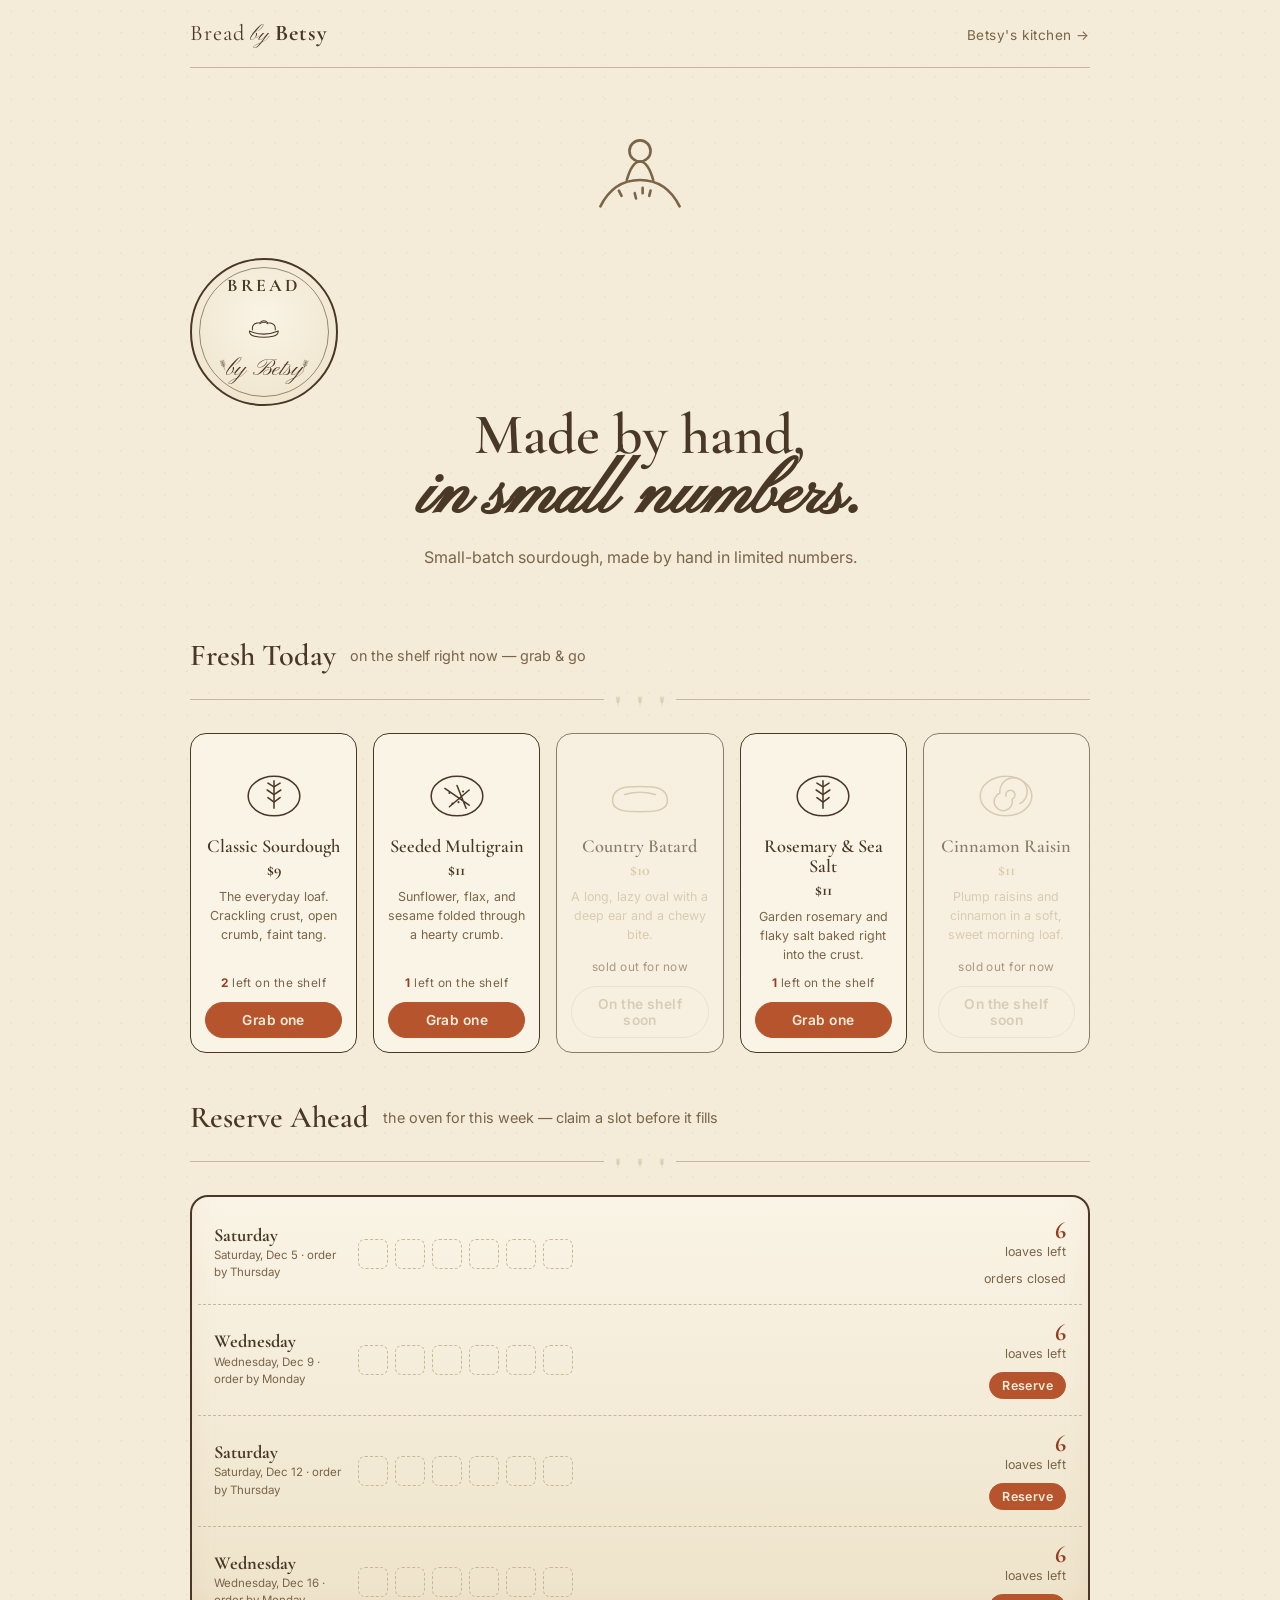
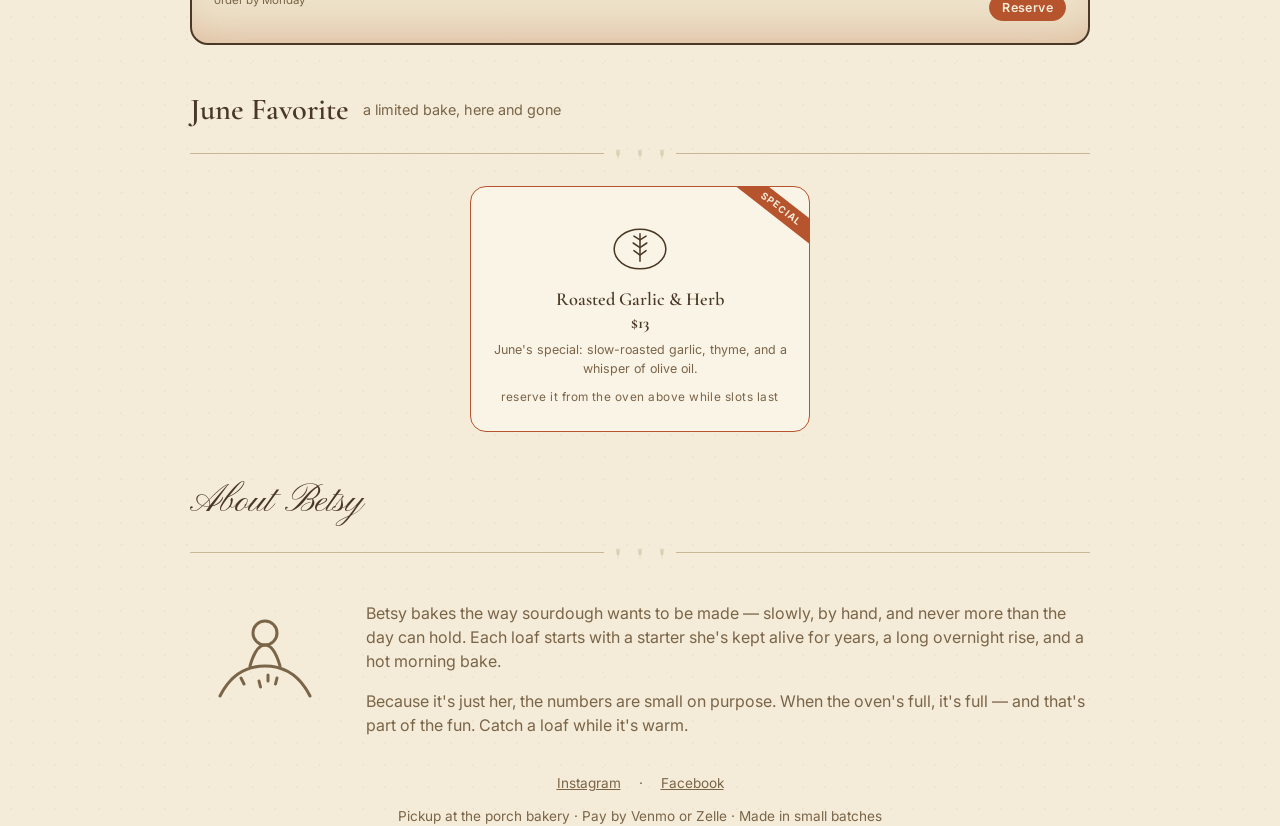
<file: index.html>
<!doctype html>
<html lang="en">
<head>
  <meta charset="utf-8" />
  <meta name="viewport" content="width=device-width, initial-scale=1" />
  <title>Bread by Betsy — small-batch sourdough</title>
  <meta name="description" content="Small-batch sourdough, made by hand in limited numbers. Grab a loaf fresh today or reserve one from this week's bake." />
  <link rel="preconnect" href="https://fonts.googleapis.com" />
  <link rel="preconnect" href="https://fonts.gstatic.com" crossorigin />
  <link href="https://fonts.googleapis.com/css2?family=Cormorant+Garamond:wght@500;600;700&family=Inter:wght@400;500;600&family=Pinyon+Script&display=swap" rel="stylesheet" />
  <link rel="stylesheet" href="assets/styles.css" />
</head>
<body>
  <div class="wrap">
    <div class="topbar">
      <div class="brand">Bread <span class="script" style="font-size:1.3rem">by</span> <b>Betsy</b></div>
      <nav><a href="admin.html">Betsy's kitchen →</a></nav>
    </div>
  </div>

  <main id="app" class="wrap"><!-- rendered by storefront.js --></main>

  <footer class="wrap">
    <div class="social">
      <a href="#">Instagram</a><span class="muted">·</span><a href="#">Facebook</a>
    </div>
    <div class="muted">Pickup at the porch bakery · Pay by Venmo or Zelle · Made in small batches</div>
  </footer>

  <!-- modal mount -->
  <div class="modal-back" id="modalBack"><div class="modal" id="modal"></div></div>

  <script src="assets/config.js"></script>
  <script src="assets/art.js"></script>
  <script src="assets/store.js"></script>
  <script src="assets/ui.js"></script>
  <script src="assets/storefront.js"></script>
</body>
</html>
</file>
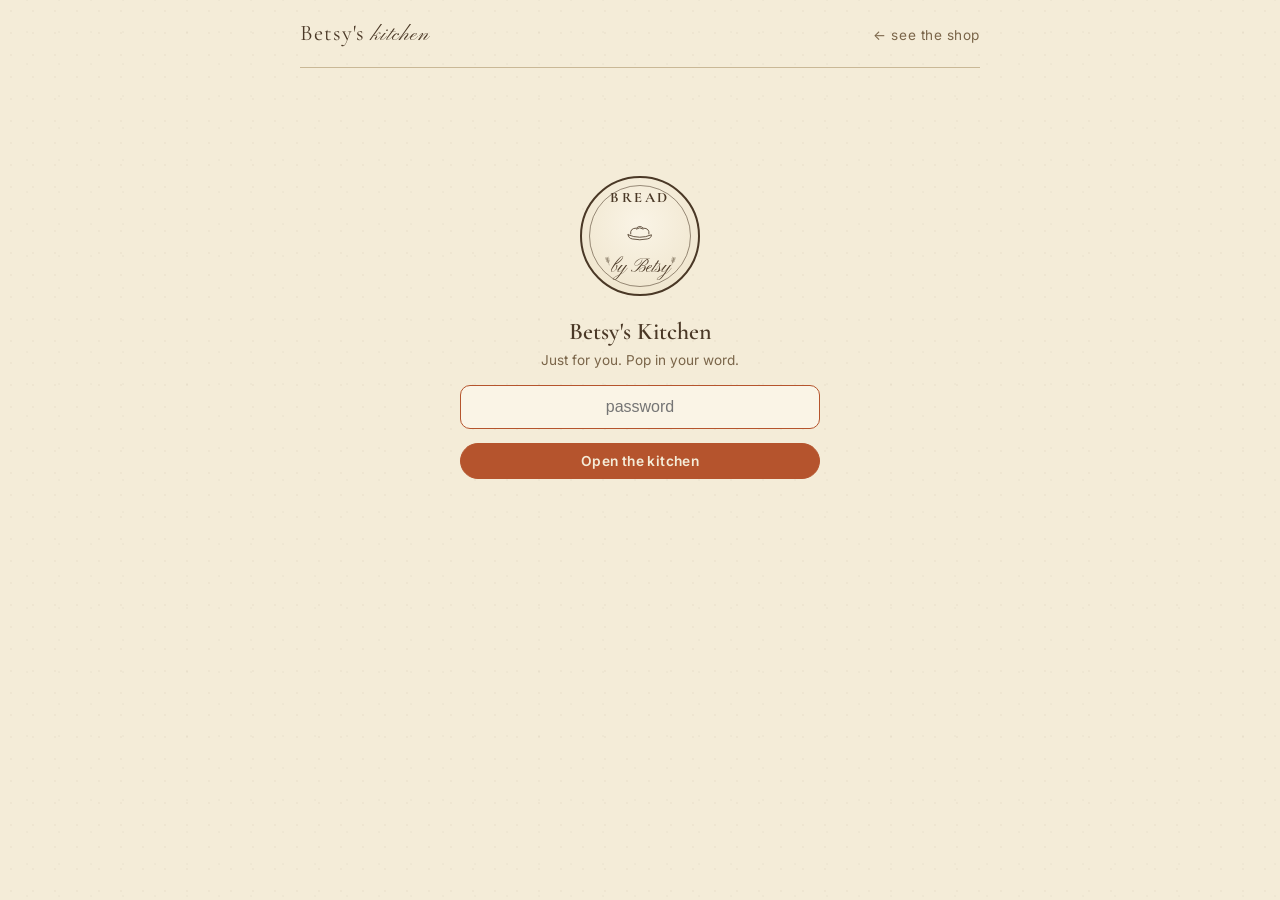
<file: admin.html>
<!doctype html>
<html lang="en">
<head>
  <meta charset="utf-8" />
  <meta name="viewport" content="width=device-width, initial-scale=1" />
  <title>Betsy's Kitchen</title>
  <link rel="preconnect" href="https://fonts.googleapis.com" />
  <link rel="preconnect" href="https://fonts.gstatic.com" crossorigin />
  <link href="https://fonts.googleapis.com/css2?family=Cormorant+Garamond:wght@500;600;700&family=Inter:wght@400;500;600&family=Pinyon+Script&display=swap" rel="stylesheet" />
  <link rel="stylesheet" href="assets/styles.css" />
  <link rel="stylesheet" href="assets/admin.css" />
</head>
<body class="admin">
  <div class="wrap">
    <div class="topbar">
      <div class="brand">Betsy's <span class="script" style="font-size:1.3rem">kitchen</span></div>
      <nav><a href="index.html">← see the shop</a></nav>
    </div>
  </div>

  <main id="admin" class="wrap"><!-- rendered by admin.js --></main>

  <div class="modal-back" id="modalBack"><div class="modal" id="modal"></div></div>

  <script src="assets/config.js"></script>
  <script src="assets/art.js"></script>
  <script src="assets/store.js"></script>
  <script src="assets/ui.js"></script>
  <script src="assets/admin.js"></script>
</body>
</html>
</file>
<file: assets/styles.css>
/* ─────────────────────────────────────────────────────────────────────────
   Baked by Betsy — one ink, warm parchment, line-drawn bread.
   The whole palette is two browns + cream, with a single terracotta accent
   reserved only for "act now" moments (grab / reserve / the stamp).
   ───────────────────────────────────────────────────────────────────────── */

:root {
  --cream:      #f4ecd8;
  --cream-deep: #ede2c8;
  --card:       #faf4e6;
  --ink:        #4a3826;   /* primary brown — text & lines            */
  --ink-soft:   #7a6549;   /* secondary ink — captions, faded loaves   */
  --ink-faint:  #c9b896;   /* hairlines, empty slots, sold-out ghosts  */
  --accent:     #b5542d;   /* terracotta — act now, only here          */
  --accent-deep:#933f1f;
  --shadow:     rgba(74, 56, 38, 0.14);

  --script: "Pinyon Script", cursive;
  --display: "Cormorant Garamond", Georgia, serif;
  --body: "Inter", system-ui, -apple-system, sans-serif;
}

* { box-sizing: border-box; }

html, body {
  margin: 0;
  color: var(--ink);
  font-family: var(--body);
  background-color: var(--cream);
  /* faint paper grain, kept to a whisper so text stays crisp */
  background-image:
    radial-gradient(rgba(122, 101, 73, 0.05) 1px, transparent 1px),
    radial-gradient(rgba(122, 101, 73, 0.04) 1px, transparent 1px);
  background-size: 22px 22px, 32px 32px;
  background-position: 0 0, 11px 16px;
  -webkit-font-smoothing: antialiased;
  line-height: 1.5;
}

.wrap { max-width: 940px; margin: 0 auto; padding: 0 20px; }

/* ── type ─────────────────────────────────────────────────────────────── */
h1, h2, h3 { font-family: var(--display); font-weight: 600; margin: 0; }
.script { font-family: var(--script); font-weight: 400; }
.eyebrow {
  font-family: var(--body); text-transform: uppercase; letter-spacing: 0.22em;
  font-size: 0.7rem; color: var(--ink-soft); font-weight: 600;
}
.muted { color: var(--ink-soft); }

/* ── the seal (re-lettered from one config line) ──────────────────────── */
.seal {
  width: var(--seal, 150px); height: var(--seal, 150px);
  border: 2px solid var(--ink); border-radius: 50%;
  display: grid; place-items: center; position: relative; color: var(--ink);
  background: radial-gradient(circle at 50% 40%, var(--card), var(--cream-deep));
}
.seal::before {
  content: ""; position: absolute; inset: 7px; border: 1px solid var(--ink);
  border-radius: 50%; opacity: 0.55;
}
.seal .seal-inner { text-align: center; width: 78%; }
.seal .seal-top {
  font-family: var(--display); font-weight: 700; letter-spacing: 0.18em;
  text-transform: uppercase; font-size: calc(var(--seal, 150px) * 0.12); line-height: 1;
}
.seal .seal-loaf { width: 46%; margin: 4px auto 2px; color: var(--ink); }
.seal .seal-bot { font-family: var(--script); font-size: calc(var(--seal,150px) * 0.16); margin-top: -2px; }
.seal .seal-wheat { position: absolute; bottom: 18%; width: 12%; color: var(--ink); opacity: 0.8; }
.seal .seal-wheat.l { left: 16%; transform: rotate(-18deg); }
.seal .seal-wheat.r { right: 16%; transform: rotate(18deg) scaleX(-1); }

/* ── top bar ──────────────────────────────────────────────────────────── */
.topbar {
  display: flex; align-items: center; justify-content: space-between;
  padding: 16px 0; border-bottom: 1px solid var(--ink-faint);
}
.topbar .brand { font-family: var(--display); font-size: 1.4rem; letter-spacing: 0.04em; }
.topbar .brand b { font-weight: 700; }
.topbar a { color: var(--ink-soft); text-decoration: none; font-size: 0.85rem; letter-spacing: 0.04em; }
.topbar a:hover { color: var(--accent); }

/* ── hero ─────────────────────────────────────────────────────────────── */
.hero { text-align: center; padding: 46px 0 30px; }
.hero .hero-art { width: 132px; margin: 0 auto 6px; color: var(--ink-soft); }
.hero h1 { font-size: clamp(2.4rem, 7vw, 3.6rem); line-height: 1.04; }
.hero .script-name { font-family: var(--script); font-size: clamp(2.8rem, 9vw, 4.4rem); color: var(--ink); display: block; margin-top: -6px; }
.hero p { max-width: 30rem; margin: 12px auto 0; color: var(--ink-soft); }

/* the closed-banner when Betsy turns the oven off */
.closed-banner {
  text-align: center; background: var(--cream-deep); border: 1px dashed var(--accent);
  color: var(--accent-deep); border-radius: 12px; padding: 14px 18px; margin: 8px 0 0;
  font-family: var(--display); font-size: 1.2rem;
}

/* ── section headers w/ wheat divider ─────────────────────────────────── */
.section { padding: 34px 0 8px; }
.section-head { display: flex; align-items: center; gap: 14px; margin-bottom: 4px; }
.section-head h2 { font-size: 1.9rem; }
.section-head .sub { color: var(--ink-soft); font-size: 0.9rem; }
.wheat-rule { display: flex; align-items: center; gap: 6px; color: var(--ink-faint); margin: 10px 0 22px; }
.wheat-rule .line { flex: 1; height: 1px; background: var(--ink-faint); }
.wheat-rule svg { width: 16px; height: 22px; }

/* ── THE SHELF ────────────────────────────────────────────────────────── */
.shelf-grid { display: grid; grid-template-columns: repeat(auto-fill, minmax(150px, 1fr)); gap: 16px; }
.loaf-tile {
  background: var(--card); border: 1.5px solid var(--ink); border-radius: 16px;
  padding: 16px 14px 14px; text-align: center; position: relative; overflow: hidden;
  display: flex; flex-direction: column; transition: transform .15s ease, box-shadow .15s ease;
}
.loaf-tile:hover { transform: translateY(-2px); box-shadow: 0 8px 20px var(--shadow); }
.loaf-tile .art { width: 76px; height: 76px; margin: 2px auto 8px; color: var(--ink); }
.loaf-tile h3 { font-size: 1.15rem; line-height: 1.1; }
.loaf-tile .price { font-family: var(--display); font-weight: 700; color: var(--ink); margin: 2px 0; }
.loaf-tile .blurb { font-size: 0.78rem; color: var(--ink-soft); flex: 1; margin: 4px 0 10px; }
.loaf-tile .count { font-size: 0.74rem; letter-spacing: 0.04em; color: var(--ink-soft); margin-bottom: 10px; }
.loaf-tile .count b { color: var(--accent-deep); }

/* sold out: ghost the loaf, leave a gap on the shelf */
.loaf-tile.sold { opacity: 0.62; }
.loaf-tile.sold .art { color: var(--ink-faint); }
.loaf-tile.sold .blurb, .loaf-tile.sold .price { color: var(--ink-faint); }

/* the special gets a quiet ribbon */
.loaf-tile.special { border-color: var(--accent); }
.loaf-tile .ribbon {
  position: absolute; top: 12px; right: -30px; transform: rotate(38deg);
  background: var(--accent); color: var(--cream); font-size: 0.6rem; letter-spacing: 0.12em;
  text-transform: uppercase; padding: 3px 34px; font-weight: 700;
}

/* ── buttons ──────────────────────────────────────────────────────────── */
.btn {
  font-family: var(--body); font-weight: 600; font-size: 0.86rem; letter-spacing: 0.03em;
  border-radius: 999px; border: 1.5px solid var(--ink); background: transparent; color: var(--ink);
  padding: 9px 18px; cursor: pointer; transition: all .14s ease;
}
.btn:hover { background: var(--ink); color: var(--cream); }
.btn.accent { border-color: var(--accent); color: var(--cream); background: var(--accent); }
.btn.accent:hover { background: var(--accent-deep); border-color: var(--accent-deep); }
.btn:disabled { opacity: 0.4; cursor: not-allowed; }
.btn.ghost { border-color: var(--ink-faint); color: var(--ink-soft); }
.btn.sm { padding: 5px 12px; font-size: 0.78rem; }

/* ── THE OVEN ─────────────────────────────────────────────────────────── */
.oven {
  background: linear-gradient(180deg, var(--card), var(--cream-deep));
  border: 2px solid var(--ink); border-radius: 18px; padding: 6px; position: relative;
  box-shadow: inset 0 -30px 50px -30px rgba(181, 84, 45, 0.35); /* warmth at the base */
}
.oven-days { display: grid; gap: 0; }
.rack {
  display: grid; grid-template-columns: 130px 1fr auto; align-items: center; gap: 14px;
  padding: 16px 16px; border-bottom: 1px dashed var(--ink-faint);
}
.rack:last-child { border-bottom: none; }
.rack .when .day { font-family: var(--display); font-weight: 700; font-size: 1.15rem; line-height: 1; }
.rack .when .meta { font-size: 0.72rem; color: var(--ink-soft); margin-top: 3px; }
.rack .when .closed-tag { color: var(--accent-deep); font-weight: 600; }

/* the slots — little drawn loaves that appear as the oven fills */
.slots { display: flex; flex-wrap: wrap; gap: 7px; }
.slot {
  width: 30px; height: 30px; border-radius: 7px; display: grid; place-items: center;
  border: 1.5px dashed var(--ink-faint); color: var(--ink-faint);
}
.slot.filled { border-style: solid; border-color: var(--ink); color: var(--ink); background: rgba(74,56,38,0.05); }
.slot svg { width: 20px; height: 20px; }
.slot.pop { animation: pop .42s cubic-bezier(.3,1.4,.5,1) both; }
@keyframes pop { 0% { transform: scale(0) rotate(-12deg); } 100% { transform: scale(1) rotate(0); } }

.rack .left-note { font-size: 0.78rem; color: var(--ink-soft); text-align: right; }
.rack .left-note b { font-family: var(--display); font-size: 1.5rem; color: var(--accent-deep); display: block; line-height: 1; }
.rack.full .left-note b { color: var(--ink-soft); }

/* ── about ────────────────────────────────────────────────────────────── */
.about { display: grid; grid-template-columns: 150px 1fr; gap: 26px; align-items: center; }
.about .portrait { color: var(--ink-soft); }
.about p { color: var(--ink-soft); }

/* ── footer ───────────────────────────────────────────────────────────── */
footer { text-align: center; padding: 40px 0 60px; color: var(--ink-soft); font-size: 0.85rem; }
footer a { color: var(--ink-soft); }
footer .social { display: flex; gap: 18px; justify-content: center; margin: 12px 0; }

/* ── modal + the STAMP ────────────────────────────────────────────────── */
.modal-back {
  position: fixed; inset: 0; background: rgba(40, 28, 16, 0.45); display: grid; place-items: center;
  z-index: 50; padding: 20px; opacity: 0; pointer-events: none; transition: opacity .2s ease;
}
.modal-back.show { opacity: 1; pointer-events: auto; }
.modal {
  background: var(--card); border: 2px solid var(--ink); border-radius: 18px;
  padding: 26px; width: 100%; max-width: 380px; position: relative; transform: translateY(8px);
  transition: transform .2s ease;
}
.modal-back.show .modal { transform: translateY(0); }
.modal h3 { font-size: 1.5rem; margin-bottom: 2px; }
.modal label { display: block; font-size: 0.74rem; letter-spacing: 0.04em; color: var(--ink-soft); margin: 12px 0 4px; text-transform: uppercase; }
.modal input, .modal select {
  width: 100%; padding: 10px 12px; border: 1.5px solid var(--ink-faint); border-radius: 10px;
  background: var(--cream); font-family: var(--body); font-size: 0.95rem; color: var(--ink);
}
.modal input:focus, .modal select:focus { outline: none; border-color: var(--accent); }
.modal .row { display: flex; gap: 10px; margin-top: 20px; }
.modal .row .btn { flex: 1; }
.warn { background: #f6e7d6; border: 1px solid var(--accent); color: var(--accent-deep); border-radius: 8px; padding: 8px 10px; font-size: 0.78rem; margin-top: 12px; }

/* the vintage stamp that thunks down on success */
.stamp {
  position: absolute; inset: 0; display: grid; place-items: center; pointer-events: none;
}
.stamp .mark {
  border: 4px double var(--accent); color: var(--accent); border-radius: 50%;
  width: 150px; height: 150px; display: grid; place-items: center; text-align: center;
  font-family: var(--display); font-weight: 700; text-transform: uppercase; letter-spacing: 0.1em;
  font-size: 1.1rem; transform: scale(2.4) rotate(-16deg); opacity: 0;
  background: rgba(244, 236, 216, 0.35);
}
.stamp.go .mark { animation: thunk .5s cubic-bezier(.2,1.3,.3,1) forwards; }
@keyframes thunk {
  0% { transform: scale(2.4) rotate(-16deg); opacity: 0; }
  60% { transform: scale(0.92) rotate(-12deg); opacity: 1; }
  100% { transform: scale(1) rotate(-12deg); opacity: 1; }
}

/* ── responsive ───────────────────────────────────────────────────────── */
@media (max-width: 560px) {
  .rack { grid-template-columns: 1fr; gap: 8px; }
  .rack .left-note { text-align: left; }
  .rack .left-note b { display: inline; font-size: 1.1rem; }
  .about { grid-template-columns: 1fr; text-align: center; }
  .about .portrait { width: 120px; margin: 0 auto; }
}
</file>
<file: assets/admin.css>
/* ── Betsy's kitchen — phone-first control room ───────────────────────── */

.admin .wrap { max-width: 720px; }

/* password gate */
.gate { max-width: 360px; margin: 12vh auto; text-align: center; }
.gate .seal { margin: 0 auto 18px; }
.gate input { width: 100%; padding: 12px 14px; border: 1.5px solid var(--ink); border-radius: 10px;
  background: var(--card); font-size: 1rem; text-align: center; margin: 14px 0; color: var(--ink); }
.gate input:focus { outline: none; border-color: var(--accent); }

/* the big glance — the one number she sees first */
.glance {
  background: var(--ink); color: var(--cream); border-radius: 18px; padding: 22px 24px;
  display: flex; align-items: center; justify-content: space-between; gap: 16px; margin: 18px 0 6px;
}
.glance .big { font-family: var(--display); }
.glance .big .num { font-size: 3rem; font-weight: 700; line-height: 1; }
.glance .big .lbl { font-size: 0.9rem; opacity: 0.8; }
.glance .side { text-align: right; font-size: 0.82rem; opacity: 0.85; }
.glance .side b { color: #f0c9a8; }

/* master switch */
.master {
  display: flex; align-items: center; justify-content: space-between;
  border: 1.5px solid var(--ink-faint); border-radius: 14px; padding: 14px 18px; margin: 14px 0;
  background: var(--card);
}
.master .lbl b { font-family: var(--display); font-size: 1.15rem; }
.master .lbl div { font-size: 0.78rem; color: var(--ink-soft); }

/* toggle switch */
.switch { position: relative; width: 54px; height: 30px; flex: none; }
.switch input { opacity: 0; width: 0; height: 0; }
.switch .track { position: absolute; inset: 0; background: var(--ink-faint); border-radius: 999px; transition: .2s; cursor: pointer; }
.switch .track::before { content: ""; position: absolute; width: 24px; height: 24px; left: 3px; top: 3px; background: var(--cream); border-radius: 50%; transition: .2s; }
.switch input:checked + .track { background: var(--accent); }
.switch input:checked + .track::before { transform: translateX(24px); }

/* admin cards & section titles */
.panel { background: var(--card); border: 1.5px solid var(--ink-faint); border-radius: 16px; padding: 18px; margin: 14px 0; }
.panel > h2 { font-family: var(--display); font-size: 1.4rem; margin-bottom: 2px; }
.panel > .hint { font-size: 0.8rem; color: var(--ink-soft); margin-bottom: 14px; }

/* oven day rows in admin */
.adm-day { display: grid; grid-template-columns: 120px 1fr 84px; align-items: center; gap: 12px; padding: 12px 0; border-bottom: 1px dashed var(--ink-faint); }
.adm-day:last-child { border-bottom: none; }
.adm-day .d-when b { font-family: var(--display); font-size: 1.05rem; }
.adm-day .d-when span { display: block; font-size: 0.72rem; color: var(--ink-soft); }
.adm-day.off { opacity: 0.5; }
.adm-day .cap { display: flex; align-items: center; gap: 10px; }
.adm-day .cap input[type=range] { flex: 1; accent-color: var(--accent); }
.adm-day .cap .capnum { font-family: var(--display); font-weight: 700; font-size: 1.3rem; min-width: 22px; text-align: center; }
.adm-day .d-toggle { justify-self: end; }

/* shelf editor */
.shelf-row { display: flex; align-items: center; justify-content: space-between; padding: 10px 0; border-bottom: 1px dashed var(--ink-faint); }
.shelf-row:last-child { border-bottom: none; }
.shelf-row .pinfo { display: flex; align-items: center; gap: 10px; }
.shelf-row .pinfo .mini { width: 34px; height: 34px; color: var(--ink); }
.stepper { display: flex; align-items: center; gap: 6px; }
.stepper button { width: 30px; height: 30px; border-radius: 8px; border: 1.5px solid var(--ink); background: transparent; font-size: 1.1rem; cursor: pointer; color: var(--ink); }
.stepper button:hover { background: var(--ink); color: var(--cream); }
.stepper .v { font-family: var(--display); font-weight: 700; font-size: 1.3rem; min-width: 26px; text-align: center; }

/* product rows */
.prod-row { display: flex; align-items: center; justify-content: space-between; padding: 10px 0; border-bottom: 1px dashed var(--ink-faint); gap: 10px; }
.prod-row:last-child { border-bottom: none; }
.prod-row .pinfo { display: flex; align-items: center; gap: 10px; min-width: 0; }
.prod-row .pinfo .mini { width: 34px; height: 34px; flex: none; color: var(--ink); }
.prod-row .pinfo .nm { font-weight: 600; }
.prod-row .pinfo .bl { font-size: 0.74rem; color: var(--ink-soft); overflow: hidden; text-overflow: ellipsis; white-space: nowrap; max-width: 30ch; }
.tag { font-size: 0.62rem; text-transform: uppercase; letter-spacing: 0.1em; border: 1px solid var(--accent); color: var(--accent); border-radius: 6px; padding: 1px 6px; }

/* orders inbox */
.order { display: flex; align-items: center; justify-content: space-between; gap: 10px; padding: 12px 0; border-bottom: 1px dashed var(--ink-faint); }
.order:last-child { border-bottom: none; }
.order .oinfo .who { font-weight: 600; }
.order .oinfo .what { font-size: 0.8rem; color: var(--ink-soft); }
.order .oinfo .flake { color: var(--accent-deep); font-size: 0.72rem; }
.pill { font-size: 0.66rem; text-transform: uppercase; letter-spacing: 0.08em; border-radius: 999px; padding: 2px 9px; border: 1px solid var(--ink-faint); color: var(--ink-soft); }
.pill.paid { border-color: #5a7d4f; color: #466b3c; }
.pill.shelf { border-color: var(--ink); color: var(--ink); }
.pill.reserved { border-color: var(--accent); color: var(--accent-deep); }
.pill.done { border-color: var(--ink-faint); color: var(--ink-faint); }
.order .acts { display: flex; gap: 6px; flex: none; }

.tabbar { display: flex; gap: 8px; margin: 10px 0 4px; flex-wrap: wrap; }
.tabbar button { border: 1.5px solid var(--ink-faint); background: transparent; color: var(--ink-soft);
  border-radius: 999px; padding: 7px 16px; font-family: var(--body); font-weight: 600; font-size: 0.84rem; cursor: pointer; }
.tabbar button.on { background: var(--ink); color: var(--cream); border-color: var(--ink); }

.empty { text-align: center; color: var(--ink-soft); padding: 18px 0; font-style: italic; }
.danger-link { color: var(--ink-faint); font-size: 0.76rem; background: none; border: none; cursor: pointer; text-decoration: underline; }

@media (max-width: 560px) {
  .adm-day { grid-template-columns: 1fr auto; grid-template-areas: "when toggle" "cap cap"; row-gap: 10px; }
  .adm-day .d-when { grid-area: when; } .adm-day .d-toggle { grid-area: toggle; } .adm-day .cap { grid-area: cap; }
  .prod-row .pinfo .bl { max-width: 18ch; }
}
</file>
